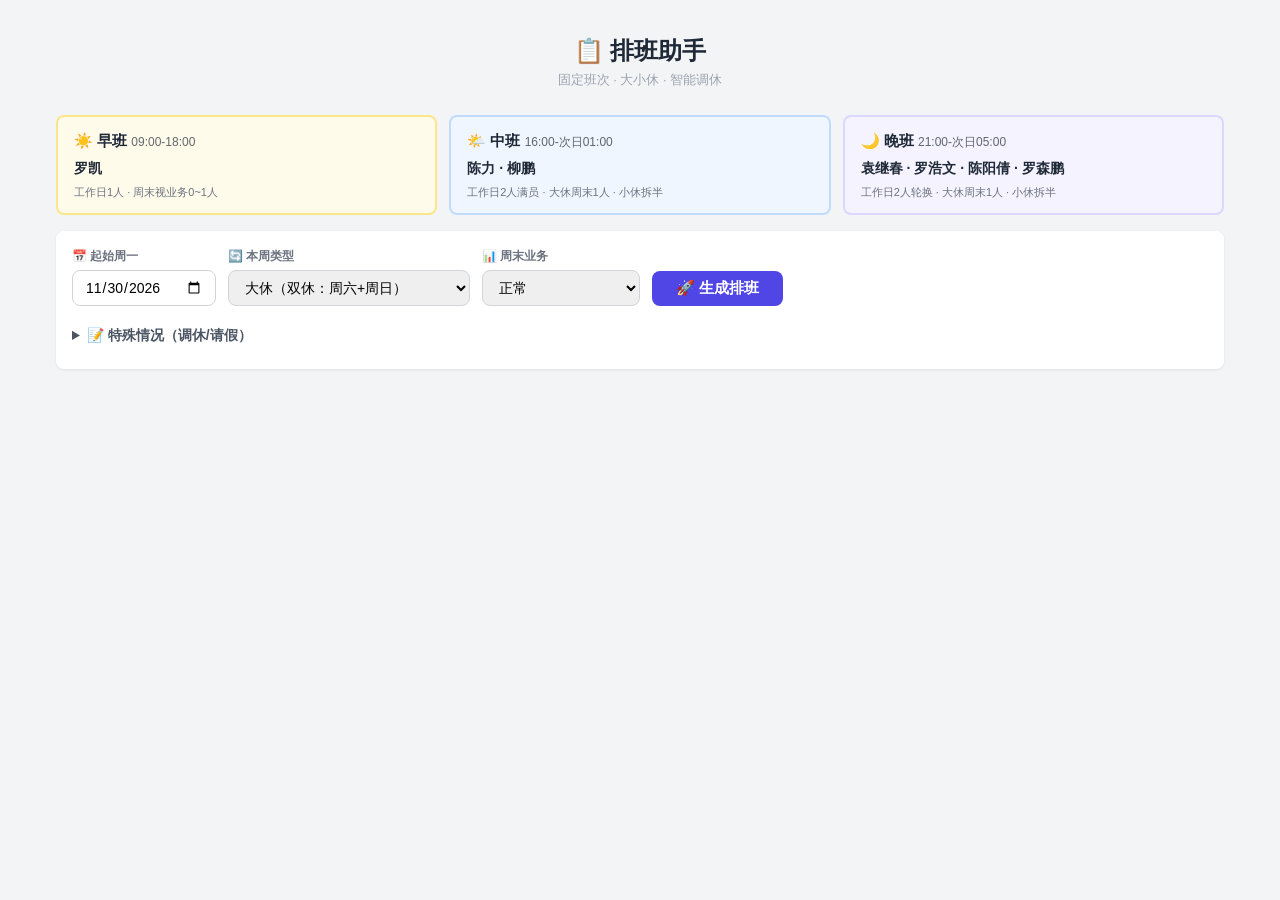
<file: index.html>
<!DOCTYPE html>
<html lang="zh-CN">
<head>
    <meta charset="UTF-8">
    <meta name="viewport" content="width=device-width, initial-scale=1.0">
    <title>排班助手</title>
    <link rel="stylesheet" href="style.css">
</head>
<body>
    <div class="app">
        <header class="header">
            <h1>📋 排班助手</h1>
            <p class="subtitle">固定班次 · 大小休 · 智能调休</p>
        </header>

        <!-- 员工花名册 -->
        <div class="roster">
            <div class="roster-shift morning">
                <div class="roster-title">☀️ 早班 <span>09:00-18:00</span></div>
                <div class="roster-people">罗凯</div>
                <div class="roster-rule">工作日1人 · 周末视业务0~1人</div>
            </div>
            <div class="roster-shift middle">
                <div class="roster-title">🌤️ 中班 <span>16:00-次日01:00</span></div>
                <div class="roster-people">陈力 · 柳鹏</div>
                <div class="roster-rule">工作日2人满员 · 大休周末1人 · 小休拆半</div>
            </div>
            <div class="roster-shift night">
                <div class="roster-title">🌙 晚班 <span>21:00-次日05:00</span></div>
                <div class="roster-people">袁继春 · 罗浩文 · 陈阳倩 · 罗森鹏</div>
                <div class="roster-rule">工作日2人轮换 · 大休周末1人 · 小休拆半</div>
            </div>
        </div>

        <!-- 控制面板 -->
        <div class="controls">
            <div class="ctrl-row">
                <div class="ctrl-item">
                    <label>📅 起始周一</label>
                    <input type="date" id="weekStart">
                </div>
                <div class="ctrl-item">
                    <label>🔄 本周类型</label>
                    <select id="weekType">
                        <option value="big">大休（双休：周六+周日）</option>
                        <option value="small">小休（单休：同班次拆半轮休）</option>
                    </select>
                </div>
                <div class="ctrl-item">
                    <label>📊 周末业务</label>
                    <select id="bizLevel">
                        <option value="normal">正常</option>
                        <option value="light">宽松（白班可空）</option>
                        <option value="busy">繁忙（尽量满员）</option>
                    </select>
                </div>
                <button id="generateBtn" class="btn-gen">🚀 生成排班</button>
            </div>

            <!-- 特殊情况 -->
            <details class="special-section">
                <summary>📝 特殊情况（调休/请假）</summary>
                <div id="specialArea"></div>
            </details>
        </div>

        <!-- 排班结果 -->
        <div id="resultArea" style="display:none">
            <!-- 预警 -->
            <div id="warnings" class="warnings" style="display:none"></div>

            <!-- 排班表 -->
            <div class="result-header">
                <h2 id="resultTitle">排班表</h2>
                <div class="view-btns">
                    <button class="vbtn active" data-view="person">👤 人员视图</button>
                    <button class="vbtn" data-view="shift">🕐 班次视图</button>
                </div>
            </div>
            <div class="edit-tip">💡 点击表格中的「班次标签」或「休」可以切换状态，修改后下方分析自动更新</div>
            <div id="tableArea"></div>

            <!-- 休息分析 -->
            <div class="analysis">
                <h2>📊 休息分析</h2>
                <div id="restSummary" class="rest-summary"></div>
                <div id="suggestions" class="suggestions"></div>
                <div id="detailTable"></div>
            </div>

            <!-- 导出 -->
            <div class="export-bar">
                <button id="exportBtn" class="btn-export">📥 导出CSV</button>
                <button id="copyBtn" class="btn-export">📋 复制文本</button>
            </div>
        </div>
    </div>
    <script src="scheduler.js"></script>
    <script src="app.js"></script>
</body>
</html>
</file>
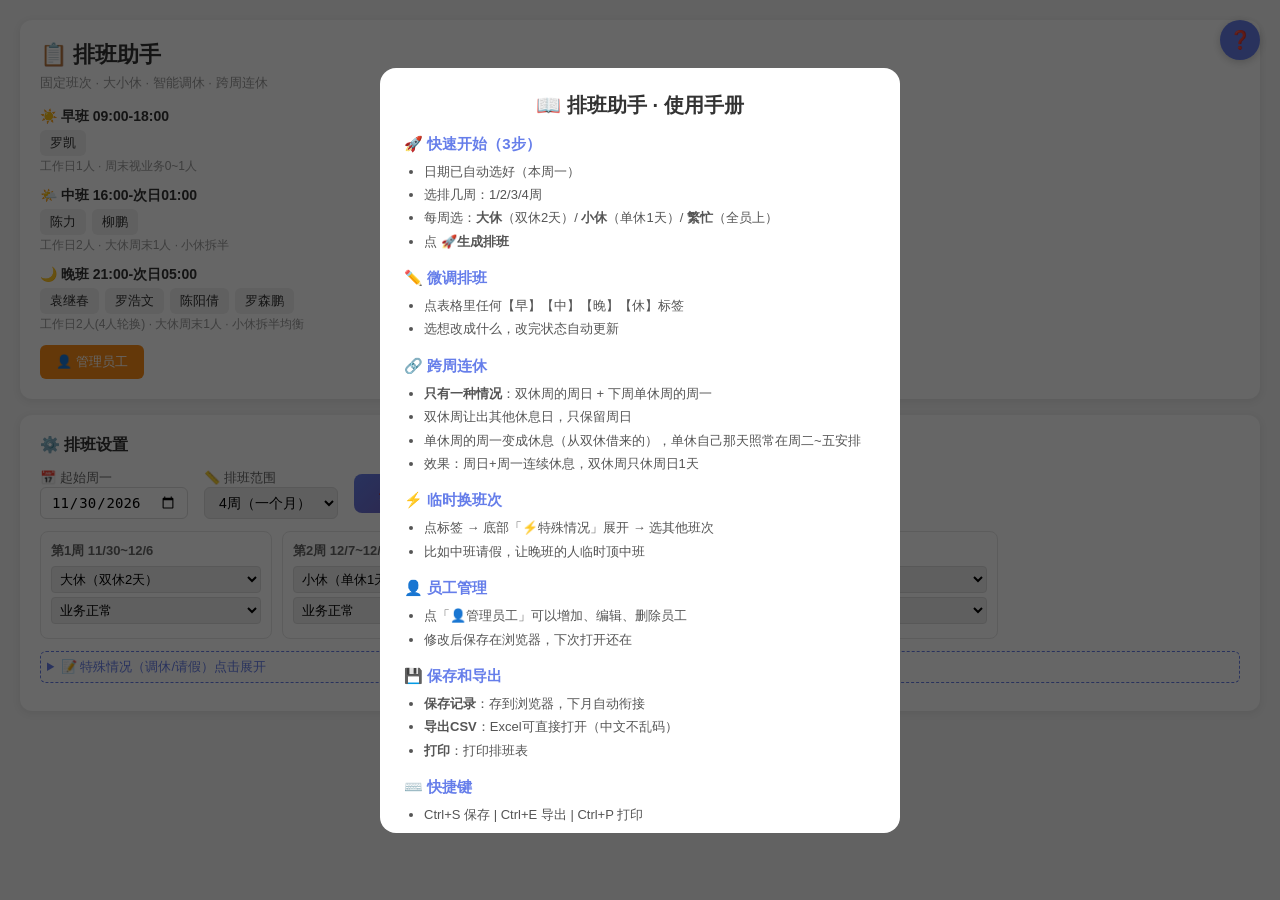
<file: local.html>
<!DOCTYPE html>
<html lang="zh-CN">
<head>
<meta charset="UTF-8">
<meta name="viewport" content="width=device-width,initial-scale=1.0">
<title>排班助手</title>
<style>
*{margin:0;padding:0;box-sizing:border-box}
body{font-family:-apple-system,BlinkMacSystemFont,'Segoe UI',sans-serif;background:#f5f5f5;color:#333;padding:20px}
.card{background:#fff;border-radius:12px;padding:20px;margin-bottom:16px;box-shadow:0 2px 8px rgba(0,0,0,.08)}
h1{font-size:22px;margin-bottom:4px}
.sub{color:#999;font-size:13px;margin-bottom:16px}
.shift-group{margin-bottom:12px}
.shift-title{font-weight:bold;font-size:14px;margin-bottom:4px}
.emp-tags{display:flex;gap:6px;flex-wrap:wrap;margin-bottom:2px}
.emp-tag{background:#f0f0f0;border-radius:6px;padding:4px 10px;font-size:13px}
.shift-info{color:#999;font-size:12px}
.setting-row{display:flex;gap:16px;align-items:center;flex-wrap:wrap;margin-bottom:12px}
.setting-row label{font-size:13px;color:#666}
.setting-row input,.setting-row select{padding:6px 10px;border:1px solid #ddd;border-radius:6px;font-size:14px}
.btn{padding:10px 24px;border:none;border-radius:8px;font-size:15px;cursor:pointer;font-weight:bold}
.btn-primary{background:linear-gradient(135deg,#667eea,#764ba2);color:#fff}
.btn-primary:hover{opacity:.9}
.btn-success{background:#52c41a;color:#fff;font-size:13px;padding:8px 16px}
.btn-export{background:#1890ff;color:#fff;font-size:13px;padding:8px 16px}
.btn-print{background:#722ed1;color:#fff;font-size:13px;padding:8px 16px}
.btn-manage{background:#fa8c16;color:#fff;font-size:13px;padding:8px 16px;border:none;border-radius:6px;cursor:pointer}
.btn-help{position:fixed;right:20px;top:20px;background:#667eea;color:#fff;border:none;border-radius:50%;width:40px;height:40px;font-size:18px;cursor:pointer;box-shadow:0 2px 8px rgba(0,0,0,.2);z-index:100}
.week-configs{display:grid;grid-template-columns:repeat(auto-fill,minmax(200px,1fr));gap:10px;margin:12px 0}
.week-cfg{border:1px solid #e8e8e8;border-radius:8px;padding:10px}
.week-cfg h4{font-size:13px;color:#666;margin-bottom:6px}
.week-cfg select{width:100%;padding:4px;border:1px solid #ddd;border-radius:4px;margin-bottom:4px;font-size:13px}
details{margin:8px 0}
details summary{cursor:pointer;color:#667eea;font-size:13px;padding:6px;border:1px dashed #667eea;border-radius:6px}
.special-grid{display:grid;grid-template-columns:repeat(auto-fill,minmax(280px,1fr));gap:8px;margin-top:8px}
.sp-card{border:1px solid #eee;border-radius:6px;padding:8px}
.sp-card .name{font-weight:bold;font-size:13px;margin-bottom:4px}
.sp-card label{font-size:12px;margin-right:8px}
.week-label{font-size:14px;font-weight:bold;margin:16px 0 8px;padding:6px 12px;background:#f9f9f9;border-radius:6px}
.sched-table{width:100%;border-collapse:collapse;font-size:13px}
.sched-table th{padding:8px 4px;text-align:center;font-weight:normal;color:#999;font-size:12px;border-bottom:2px solid #f0f0f0}
.sched-table th.we{color:#f5222d}
.sched-table td{padding:6px 4px;text-align:center;border-bottom:1px solid #f8f8f8}
.sched-table td.name-cell{text-align:left;font-weight:bold;padding-left:8px;min-width:70px}
.sched-table tr.shift-header td{background:#fafafa;font-size:12px;color:#999;text-align:left;padding-left:8px}
.sched-table tr.stat-row td{font-size:12px;color:#666;border-top:2px solid #f0f0f0}
.sched-table tr.stat-row td.short{color:#f5222d;font-weight:bold}
.tag{display:inline-block;padding:4px 10px;border-radius:6px;font-size:12px;cursor:pointer;min-width:32px;text-align:center;transition:all .15s;user-select:none}
.tag:hover{transform:scale(1.1);box-shadow:0 2px 6px rgba(0,0,0,.15)}
.tag.d{background:#fff7e6;color:#d48806;border:1px solid #ffe58f}
.tag.m{background:#e6f7ff;color:#1890ff;border:1px solid #91d5ff}
.tag.n{background:#f3e8ff;color:#7c4dff;border:1px solid #d3adf7}
.tag.r{background:#f6ffed;color:#52c41a;border:1px solid #b7eb8f}
.tag.temp{border:2px dashed #fa8c16!important;position:relative}
.tag.temp::after{content:'⚡';position:absolute;top:-6px;right:-6px;font-size:10px}
.tag.cross-r{background:#f0f5ff;color:#2f54eb;border:1px solid #adc6ff;font-weight:bold}
.status{font-size:12px;white-space:nowrap}
.s-tag{display:inline-block;padding:2px 8px;border-radius:10px;font-size:11px}
.s-tag.double{background:#f6ffed;color:#389e0d}
.s-tag.single{background:#fffbe6;color:#d48806}
.s-tag.linked{background:#e6f7ff;color:#1890ff}
.s-tag.cross{background:#f0f5ff;color:#2f54eb}
.s-tag.none{background:#fff1f0;color:#cf1322}
.s-tag.split{background:#fff7e6;color:#d46b08}
.summary-table{width:100%;border-collapse:collapse;font-size:13px;margin-top:8px}
.summary-table th,.summary-table td{padding:8px;text-align:center;border:1px solid #f0f0f0}
.summary-table th{background:#fafafa;font-size:12px;color:#666}
.summary-table td.ok{background:#f6ffed;color:#389e0d}
.summary-table td.warn{background:#fff1f0;color:#cf1322}
.adj-list{font-size:12px;color:#666;margin-top:8px}
.adj-item{padding:4px 8px;border-left:3px solid #667eea;margin-bottom:4px;background:#f9f9ff;border-radius:0 4px 4px 0}
.link-panel{background:#f6ffed;border:1px solid #b7eb8f;border-radius:8px;padding:12px;margin-bottom:12px}
.link-panel h3{font-size:14px;color:#389e0d;margin-bottom:8px}
.link-panel .info{font-size:13px;color:#555;margin-bottom:4px}
.link-panel .btns{display:flex;gap:8px;margin-top:8px}
.link-panel .btns button{padding:6px 14px;border:none;border-radius:6px;cursor:pointer;font-size:13px}
.link-panel .btns .apply{background:#52c41a;color:#fff}
.link-panel .btns .ignore{background:#d9d9d9;color:#333}
.link-panel .btns .clear{background:#ff4d4f;color:#fff}
.modal-overlay{display:none;position:fixed;top:0;left:0;width:100%;height:100%;background:rgba(0,0,0,.5);z-index:200;justify-content:center;align-items:center}
.modal-overlay.show{display:flex}
.modal{background:#fff;border-radius:12px;padding:20px;max-width:420px;width:90%;max-height:80vh;overflow-y:auto}
.modal h3{margin-bottom:4px;font-size:16px}
.modal .modal-sub{color:#999;font-size:12px;margin-bottom:12px}
.opt-item{padding:10px 12px;border:1px solid #eee;border-radius:8px;margin-bottom:6px;cursor:pointer;font-size:14px;transition:all .15s}
.opt-item:hover{background:#f0f5ff;border-color:#667eea}
.opt-item.current{background:#f6ffed;border-color:#52c41a}
.opt-item.cross-opt{background:#f0f5ff;border-color:#adc6ff;color:#2f54eb}
.opt-item.cross-opt:hover{background:#d6e4ff}
.special-toggle{color:#fa8c16;font-size:12px;cursor:pointer;padding:8px;text-align:center;border:1px dashed #fa8c16;border-radius:6px;margin-top:4px}
.special-opts{display:none;margin-top:6px}
.special-opts.show{display:block}
.special-opts .opt-item{border-color:#ffe58f;font-size:13px}
.opt-cancel{padding:10px;text-align:center;color:#999;cursor:pointer;font-size:13px;margin-top:4px}
.help-overlay{display:none;position:fixed;top:0;left:0;width:100%;height:100%;background:rgba(0,0,0,.6);z-index:300;justify-content:center;align-items:center}
.help-overlay.show{display:flex}
.help-box{background:#fff;border-radius:16px;padding:24px;max-width:520px;width:92%;max-height:85vh;overflow-y:auto}
.help-box h2{font-size:20px;margin-bottom:16px;text-align:center}
.help-section{margin-bottom:16px}
.help-section h3{font-size:15px;margin-bottom:6px;color:#667eea}
.help-section p,.help-section li{font-size:13px;color:#555;line-height:1.8}
.help-section ul{padding-left:20px}
.help-close{display:block;margin:12px auto 0;padding:10px 32px;background:#667eea;color:#fff;border:none;border-radius:8px;font-size:15px;cursor:pointer}
.manage-list{margin:12px 0}
.manage-item{display:flex;align-items:center;justify-content:space-between;padding:8px;border:1px solid #eee;border-radius:6px;margin-bottom:6px}
.manage-item .mi-name{font-weight:bold;font-size:14px}
.manage-item .mi-shift{font-size:12px;color:#999}
.manage-item .mi-btns{display:flex;gap:4px}
.manage-item .mi-btns button{padding:4px 8px;border:1px solid #ddd;border-radius:4px;cursor:pointer;font-size:12px;background:#fff}
.manage-item .mi-btns button:hover{background:#f0f0f0}
.manage-item .mi-btns .del:hover{background:#fff1f0;color:#f5222d;border-color:#ffa39e}
.manage-add{border:1px dashed #d9d9d9;border-radius:6px;padding:10px;margin-top:8px}
.manage-add input,.manage-add select{padding:4px 8px;border:1px solid #ddd;border-radius:4px;font-size:13px;margin-right:6px}
.manage-add button{padding:4px 12px;background:#52c41a;color:#fff;border:none;border-radius:4px;cursor:pointer;font-size:13px}
.manage-reset{margin-top:10px;padding:6px 12px;background:#ff4d4f;color:#fff;border:none;border-radius:4px;cursor:pointer;font-size:12px}
@media print{.no-print{display:none!important}.card{box-shadow:none;border:1px solid #ddd}.sched-table{font-size:11px}}
@media(max-width:600px){.setting-row{flex-direction:column;align-items:stretch}.week-configs{grid-template-columns:1fr}}
</style>
</head>
<body>

<button class="btn-help" onclick="openHelp()" title="使用手册">❓</button>

<div class="card">
<h1>📋 排班助手</h1>
<div class="sub">固定班次 · 大小休 · 智能调休 · 跨周连休</div>
<div id="empDisplay"></div>
<button class="btn-manage no-print" onclick="openManage()">👤 管理员工</button>
</div>

<div class="card" id="linkPanel" style="display:none"></div>

<div class="card no-print">
<h2 style="font-size:16px;margin-bottom:12px">⚙️ 排班设置</h2>
<div class="setting-row">
<div><label>📅 起始周一</label><br><input type="date" id="startDate"></div>
<div><label>📏 排班范围</label><br>
<select id="weekCount" onchange="updateWeekConfigs()">
<option value="1">1周</option><option value="2">2周</option><option value="3">3周</option><option value="4" selected>4周（一个月）</option>
</select></div>
<div><button class="btn btn-primary" onclick="generate()">🚀 生成排班</button></div>
</div>
<div id="weekConfigs" class="week-configs"></div>
<details>
<summary>📝 特殊情况（调休/请假）点击展开</summary>
<div class="special-grid" id="specialGrid"></div>
</details>
</div>

<div class="card" id="resultCard" style="display:none">
<h2 style="font-size:16px;margin-bottom:8px">📊 排班结果</h2>
<div class="no-print" style="display:flex;gap:8px;margin-bottom:12px;flex-wrap:wrap">
<button class="btn btn-export" onclick="exportCSV()">📥 导出CSV</button>
<button class="btn btn-success" onclick="saveRecord()">💾 保存记录</button>
<button class="btn btn-print" onclick="printSchedule()">🖨️ 打印</button>
</div>
<div id="scheduleOutput"></div>
</div>

<div class="card" id="summaryCard" style="display:none">
<h2 style="font-size:16px;margin-bottom:8px">📋 周期总览</h2>
<div id="summaryOutput"></div>
</div>

<div class="card" id="adjCard" style="display:none">
<h2 style="font-size:16px;margin-bottom:8px">📝 调整追踪</h2>
<div id="adjOutput" class="adj-list"></div>
</div>

<div class="modal-overlay" id="cellModal"><div class="modal" id="cellModalContent"></div></div>
<div class="modal-overlay" id="manageModal"><div class="modal" id="manageModalContent" style="max-width:480px"></div></div>

<div class="help-overlay" id="helpOverlay">
<div class="help-box">
<h2>📖 排班助手 · 使用手册</h2>
<div class="help-section"><h3>🚀 快速开始（3步）</h3>
<ul>
<li>日期已自动选好（本周一）</li>
<li>选排几周：1/2/3/4周</li>
<li>每周选：<b>大休</b>（双休2天）/ <b>小休</b>（单休1天）/ <b>繁忙</b>（全员上）</li>
<li>点 <b>🚀生成排班</b></li>
</ul></div>
<div class="help-section"><h3>✏️ 微调排班</h3>
<ul>
<li>点表格里任何【早】【中】【晚】【休】标签</li>
<li>选想改成什么，改完状态自动更新</li>
</ul></div>
<div class="help-section"><h3>🔗 跨周连休</h3>
<ul>
<li><b>只有一种情况</b>：双休周的周日 + 下周单休周的周一</li>
<li>双休周让出其他休息日，只保留周日</li>
<li>单休周的周一变成休息（从双休借来的），单休自己那天照常在周二~五安排</li>
<li>效果：周日+周一连续休息，双休周只休周日1天</li>
</ul></div>
<div class="help-section"><h3>⚡ 临时换班次</h3>
<ul>
<li>点标签 → 底部「⚡特殊情况」展开 → 选其他班次</li>
<li>比如中班请假，让晚班的人临时顶中班</li>
</ul></div>
<div class="help-section"><h3>👤 员工管理</h3>
<ul>
<li>点「👤管理员工」可以增加、编辑、删除员工</li>
<li>修改后保存在浏览器，下次打开还在</li>
</ul></div>
<div class="help-section"><h3>💾 保存和导出</h3>
<ul>
<li><b>保存记录</b>：存到浏览器，下月自动衔接</li>
<li><b>导出CSV</b>：Excel可直接打开（中文不乱码）</li>
<li><b>打印</b>：打印排班表</li>
</ul></div>
<div class="help-section"><h3>⌨️ 快捷键</h3>
<ul><li>Ctrl+S 保存 | Ctrl+E 导出 | Ctrl+P 打印</li></ul></div>
<button class="help-close" onclick="closeHelp()">✅ 我知道了</button>
</div>
</div>

<script>
const DEFAULT_EMP=[
{id:'luokai',name:'罗凯',shift:'day',icon:'☀️'},
{id:'chenli',name:'陈力',shift:'mid',icon:'🌤️'},
{id:'liupeng',name:'柳鹏',shift:'mid',icon:'🌤️'},
{id:'yuanjichun',name:'袁继春',shift:'night',icon:'🌙'},
{id:'luohaowen',name:'罗浩文',shift:'night',icon:'🌙'},
{id:'chenyangqian',name:'陈阳倩',shift:'night',icon:'🌙'},
{id:'luosenpeng',name:'罗森鹏',shift:'night',icon:'🌙'}
];
let EMP=JSON.parse(localStorage.getItem('empData'))||JSON.parse(JSON.stringify(DEFAULT_EMP));
const SHIFT_NAME={day:'早',mid:'中',night:'晚',rest:'休'};
const SHIFT_TIME={day:'09:00-18:00',mid:'16:00-次日01:00',night:'21:00-次日05:00'};
const SHIFT_CLASS={day:'d',mid:'m',night:'n',rest:'r'};
const SHIFT_ICON={day:'☀️',mid:'🌤️',night:'🌙'};
const DAY_NAMES=['周一','周二','周三','周四','周五','周六','周日'];

let allWeeks=[],adjustLog=[],crossLinks=[];

window.onload=function(){
  const t=new Date(),day=t.getDay(),diff=day===0?-6:1-day;
  const mon=new Date(t.getFullYear(),t.getMonth(),t.getDate()+diff);
  document.getElementById('startDate').value=fmtDate(mon);
  renderEmpDisplay();updateWeekConfigs();buildSpecialGrid();loadLinkState();
  if(!localStorage.getItem('shiftHelp')){setTimeout(()=>openHelp(),500)}
  document.addEventListener('keydown',function(e){
    if(e.ctrlKey&&e.key==='s'){e.preventDefault();saveRecord()}
    if(e.ctrlKey&&e.key==='e'){e.preventDefault();exportCSV()}
    if(e.ctrlKey&&e.key==='p'){e.preventDefault();printSchedule()}
  });
};

function openHelp(){document.getElementById('helpOverlay').classList.add('show')}
function closeHelp(){document.getElementById('helpOverlay').classList.remove('show');localStorage.setItem('shiftHelp','1')}
document.addEventListener('click',function(e){if(e.target.id==='helpOverlay')closeHelp()});
function printSchedule(){window.print()}

function renderEmpDisplay(){
  const groups={day:{label:'☀️ 早班 09:00-18:00',info:'工作日1人 · 周末视业务0~1人'},mid:{label:'🌤️ 中班 16:00-次日01:00',info:'工作日2人 · 大休周末1人 · 小休拆半'},night:{label:'🌙 晚班 21:00-次日05:00',info:'工作日2人(4人轮换) · 大休周末1人 · 小休拆半均衡'}};
  let html='';
  ['day','mid','night'].forEach(s=>{
    const emps=EMP.filter(e=>e.shift===s);
    html+='<div class="shift-group"><div class="shift-title">'+groups[s].label+'</div>';
    html+='<div class="emp-tags">'+emps.map(e=>'<span class="emp-tag">'+e.name+'</span>').join('')+'</div>';
    html+='<div class="shift-info">'+groups[s].info+'</div></div>';
  });
  document.getElementById('empDisplay').innerHTML=html;
}

function openManage(){
  let html='<h3>👤 员工管理</h3><div class="manage-list">';
  ['day','mid','night'].forEach(s=>{
    html+='<div style="font-size:12px;color:#999;margin:8px 0 4px">'+SHIFT_ICON[s]+' '+(s==='day'?'早班':s==='mid'?'中班':'晚班')+'</div>';
    EMP.filter(e=>e.shift===s).forEach(e=>{
      html+='<div class="manage-item"><div><span class="mi-name">'+e.name+'</span> <span class="mi-shift">'+SHIFT_TIME[s]+'</span></div>';
      html+='<div class="mi-btns"><button onclick="editEmp(\''+e.id+'\')">✏️</button><button class="del" onclick="deleteEmp(\''+e.id+'\')">🗑️</button></div></div>';
    });
  });
  html+='</div>';
  html+='<div class="manage-add"><b>➕ 添加员工</b><br><br>';
  html+='<input id="newEmpName" placeholder="姓名" style="width:100px">';
  html+='<select id="newEmpShift"><option value="day">☀️早班</option><option value="mid">🌤️中班</option><option value="night">🌙晚班</option></select>';
  html+='<button onclick="addEmp()">添加</button></div>';
  html+='<br><button class="manage-reset" onclick="resetEmp()">🔄 恢复默认员工</button>';
  html+='<div class="opt-cancel" onclick="closeManage()">关闭</div>';
  document.getElementById('manageModalContent').innerHTML=html;
  document.getElementById('manageModal').classList.add('show');
}
function closeManage(){document.getElementById('manageModal').classList.remove('show')}
document.addEventListener('click',function(e){if(e.target.id==='manageModal')closeManage()});

function addEmp(){
  const name=document.getElementById('newEmpName').value.trim();
  const shift=document.getElementById('newEmpShift').value;
  if(!name){alert('请输入姓名');return}
  EMP.push({id:'emp_'+Date.now(),name,shift,icon:SHIFT_ICON[shift]});
  saveEmpData();openManage();renderEmpDisplay();buildSpecialGrid();
}
function deleteEmp(id){if(!confirm('确定删除？'))return;EMP=EMP.filter(e=>e.id!==id);saveEmpData();openManage();renderEmpDisplay();buildSpecialGrid()}
function editEmp(id){
  const emp=EMP.find(e=>e.id===id);if(!emp)return;
  const nn=prompt('修改姓名：',emp.name);if(nn&&nn.trim())emp.name=nn.trim();
  const ns=prompt('修改班次（输入 day/mid/night）：',emp.shift);
  if(ns&&['day','mid','night'].includes(ns)){emp.shift=ns;emp.icon=SHIFT_ICON[ns]}
  saveEmpData();openManage();renderEmpDisplay();buildSpecialGrid();
}
function resetEmp(){if(!confirm('恢复为默认7人？'))return;EMP=JSON.parse(JSON.stringify(DEFAULT_EMP));saveEmpData();openManage();renderEmpDisplay();buildSpecialGrid()}
function saveEmpData(){localStorage.setItem('empData',JSON.stringify(EMP))}

function updateWeekConfigs(){
  const n=parseInt(document.getElementById('weekCount').value);
  const startStr=document.getElementById('startDate').value;
  let html='';
  for(let i=0;i<n;i++){
    const ws=getWeekStart(startStr,i),we=getWeekEnd(ws);
    const dt=(i%2===0)?'big':'small';
    html+='<div class="week-cfg"><h4>第'+(i+1)+'周 '+fmtShort(ws)+'~'+fmtShort(we)+'</h4>';
    html+='<select id="wtype_'+i+'"><option value="big"'+(dt==='big'?' selected':'')+'>大休（双休2天）</option>';
    html+='<option value="small"'+(dt==='small'?' selected':'')+'>小休（单休1天）</option>';
    html+='<option value="busy">繁忙（全员上）</option></select>';
    html+='<select id="wbiz_'+i+'"><option value="normal">业务正常</option><option value="light">业务宽松</option></select></div>';
  }
  document.getElementById('weekConfigs').innerHTML=html;
}
function getWeekStart(s,i){const d=new Date(s);d.setDate(d.getDate()+i*7);return d}
function getWeekEnd(ws){const d=new Date(ws);d.setDate(d.getDate()+6);return d}
function fmtShort(d){return(d.getMonth()+1)+'/'+d.getDate()}
function fmtDate(d){return d.getFullYear()+'-'+String(d.getMonth()+1).padStart(2,'0')+'-'+String(d.getDate()).padStart(2,'0')}

function buildSpecialGrid(){
  let html='';
  EMP.forEach(e=>{
    html+='<div class="sp-card"><div class="name">'+e.icon+' '+e.name+'</div>';
    html+='<label><input type="checkbox" id="leave_'+e.id+'"> 请假</label>';
    html+='<input type="date" id="leaveFrom_'+e.id+'" style="font-size:12px;width:110px"> ~ ';
    html+='<input type="date" id="leaveTo_'+e.id+'" style="font-size:12px;width:110px">';
    html+='<br><label><input type="checkbox" id="comp_'+e.id+'"> 调休假</label>';
    html+='<input type="number" id="compDays_'+e.id+'" value="0" min="0" max="5" style="width:50px;font-size:12px"> 天</div>';
  });
  document.getElementById('specialGrid').innerHTML=html;
}

function generate(){
  const startStr=document.getElementById('startDate').value;
  if(!startStr){alert('请选择起始日期');return}
  let sd=new Date(startStr);
  const dow=sd.getDay();
  if(dow!==1){sd.setDate(sd.getDate()-(dow===0?6:dow-1));document.getElementById('startDate').value=fmtDate(sd)}
  const weekCount=parseInt(document.getElementById('weekCount').value);
  allWeeks=[];adjustLog=[];crossLinks=[];
  const leaves={},comps={};
  EMP.forEach(e=>{
    const leaveEl=document.getElementById('leave_'+e.id);
    if(leaveEl&&leaveEl.checked){leaves[e.id]={from:document.getElementById('leaveFrom_'+e.id).value,to:document.getElementById('leaveTo_'+e.id).value}}
    const compEl=document.getElementById('comp_'+e.id);
    if(compEl&&compEl.checked){comps[e.id]=parseInt(document.getElementById('compDays_'+e.id).value)||0}
  });
  let inheritDebt={};
  const linkData=JSON.parse(localStorage.getItem('shiftLinkState')||'null');
  if(linkData&&linkData.applied){inheritDebt=linkData.debt||{}}
  let midRotate=parseInt(localStorage.getItem('midRotate')||'0');
  let nightRotate=parseInt(localStorage.getItem('nightRotate')||'0');

  for(let w=0;w<weekCount;w++){
    const wtype=document.getElementById('wtype_'+w).value;
    const wbiz=document.getElementById('wbiz_'+w).value;
    const weekStart=getWeekStart(fmtDate(sd),w);
    const week={type:wtype,biz:wbiz,days:[]};
    for(let d=0;d<7;d++){
      const date=new Date(weekStart);date.setDate(date.getDate()+d);
      const dayData={date,dateStr:fmtDate(date),dow:d,emps:{}};
      EMP.forEach(e=>{dayData.emps[e.id]={status:e.shift,isTemp:false,orig:e.shift}});
      week.days.push(dayData);
    }
    EMP.forEach(e=>{
      if(leaves[e.id]){
        const from=leaves[e.id].from,to=leaves[e.id].to;
        week.days.forEach(day=>{
          if(from&&to&&day.dateStr>=from&&day.dateStr<=to)day.emps[e.id].status='rest';
          else if(from&&!to&&day.dateStr===from)day.emps[e.id].status='rest';
        });
      }
    });
    if(wtype==='big'){assignBigRest(week,midRotate,nightRotate,wbiz,leaves);midRotate++;nightRotate++}
    else if(wtype==='small'){assignSmallRest(week,midRotate,nightRotate,leaves)}
    allWeeks.push(week);
  }
  applyCrossWeekRest();
  applyBusyCompensation(inheritDebt,comps);
  localStorage.setItem('midRotate',String(midRotate));
  localStorage.setItem('nightRotate',String(nightRotate));
  renderAll();
}

function assignBigRest(week,midR,nightR,biz,leaves){
  const dayE=EMP.filter(e=>e.shift==='day'&&!isLeaveAll(e.id,week,leaves));
  const midE=EMP.filter(e=>e.shift==='mid'&&!isLeaveAll(e.id,week,leaves));
  const nightE=EMP.filter(e=>e.shift==='night'&&!isLeaveAll(e.id,week,leaves));
  dayE.forEach(e=>{if(biz==='light'){setRest(week,e.id,[5,6])}else{setRest(week,e.id,[3,4])}});
  if(midE.length===2){const a=midR%2,b=1-a;setRest(week,midE[a].id,[4,5]);setRest(week,midE[b].id,[1,2])}
  else if(midE.length===1){setRest(week,midE[0].id,[4,5])}
  if(nightE.length>=4){
    const slots=[[4,5],[5,6],[0,1],[2,3]];
    for(let i=0;i<nightE.length&&i<4;i++){setRest(week,nightE[i].id,slots[(nightR+i)%4])}
  }else if(nightE.length===3){
    const slots=[[4,5],[0,1],[2,3]];
    for(let i=0;i<3;i++){setRest(week,nightE[i].id,slots[(nightR+i)%3])}
  }else if(nightE.length===2){setRest(week,nightE[0].id,[4,5]);setRest(week,nightE[1].id,[1,2])}
}

function assignSmallRest(week,midR,nightR,leaves){
  const dayE=EMP.filter(e=>e.shift==='day'&&!isLeaveAll(e.id,week,leaves));
  const midE=EMP.filter(e=>e.shift==='mid'&&!isLeaveAll(e.id,week,leaves));
  const nightE=EMP.filter(e=>e.shift==='night'&&!isLeaveAll(e.id,week,leaves));
  dayE.forEach(e=>{week.days[6].emps[e.id].status='rest'});
  if(midE.length===2){const a=midR%2,b=1-a;week.days[5].emps[midE[a].id].status='rest';week.days[6].emps[midE[b].id].status='rest'}
  else if(midE.length===1){week.days[6].emps[midE[0].id].status='rest'}
  if(nightE.length>=4){
    const order=[];for(let i=0;i<nightE.length;i++){order.push((nightR+i)%nightE.length)}
    const sorted=nightE.map((_,i)=>i).sort((a,b)=>order[a]-order[b]);
    for(let i=0;i<2;i++){week.days[5].emps[nightE[sorted[i]].id].status='rest'}
    for(let i=2;i<4;i++){week.days[6].emps[nightE[sorted[i]].id].status='rest'}
  }else if(nightE.length>=2){week.days[5].emps[nightE[0].id].status='rest';week.days[6].emps[nightE[1].id].status='rest'}
}

function setRest(week,eid,days){days.forEach(d=>{week.days[d].emps[eid].status='rest'})}

// 跨周连休核心逻辑：只允许双休周日+单休周一
// 规则：如果某员工跨周连休，双休周只允许周日休息，其他所有休息日全部取消
function applyCrossWeekRest(){
  crossLinks=[];
  for(let w=0;w<allWeeks.length-1;w++){
    // 只处理：本周大休 + 下周小休
    if(allWeeks[w].type!=='big'||allWeeks[w+1].type!=='small') continue;
    const thisWeek=allWeeks[w],nextWeek=allWeeks[w+1];
    EMP.forEach(emp=>{
      // 统计该员工在大休周有几天休息
      const restDays=[];
      thisWeek.days.forEach((d,i)=>{if(d.emps[emp.id].status==='rest') restDays.push(i)});
      // 必须有2天休息才值得跨周（让出1天）
      if(restDays.length<2) return;
      // 检查下周一是否有足够人手（该员工休息后同班次还够不够人）
      const monDay=nextWeek.days[0];
      if(monDay.emps[emp.id].status==='rest') return;
      const onDuty=EMP.filter(e=>e.shift===emp.shift&&monDay.emps[e.id].status!=='rest'&&e.id!==emp.id).length;
      const need=emp.shift==='day'?1:2;
      if(onDuty<need) return;
      // ★ 核心：取消双休周所有非周日的休息日（全部改回上班）
      for(let d=0;d<6;d++){
        if(thisWeek.days[d].emps[emp.id].status==='rest'){
          thisWeek.days[d].emps[emp.id].status=emp.shift;
        }
      }
      // 只保留周日休息
      thisWeek.days[6].emps[emp.id].status='rest';
      // 下周一设为休息（从双休借来的）
      nextWeek.days[0].emps[emp.id].status='rest';
      // 单休周自己的那天休息不受影响（在周二~五由assignSmallRest安排）
      crossLinks.push({wIdx1:w,dIdx1:6,wIdx2:w+1,dIdx2:0,empId:emp.id});
    });
  }
}

function applyBusyCompensation(inheritDebt,comps){
  const debt={};
  EMP.forEach(e=>{debt[e.id]=(inheritDebt[e.id]||0)+(comps[e.id]||0)});
  allWeeks.forEach(week=>{
    if(week.type==='busy'){EMP.forEach(e=>{const r=week.days.filter(d=>d.emps[e.id].status==='rest').length;debt[e.id]+=(2-r)})}
  });
  allWeeks.forEach((week,wIdx)=>{
    if(week.type==='busy')return;
    EMP.forEach(e=>{
      if(debt[e.id]<=0)return;
      for(let d=0;d<5&&debt[e.id]>0;d++){
        if(week.days[d].emps[e.id].status==='rest')continue;
        const on=EMP.filter(emp=>emp.shift===e.shift&&week.days[d].emps[emp.id].status!=='rest'&&emp.id!==e.id).length;
        if(on>=(e.shift==='day'?1:2)){week.days[d].emps[e.id].status='rest';debt[e.id]--;adjustLog.push({wIdx,dIdx:d,empId:e.id,from:e.shift,to:'rest',type:'comp'})}
      }
    });
  });
}

function isLeaveAll(eid,week,leaves){
  if(!leaves[eid])return false;
  const f=leaves[eid].from,t=leaves[eid].to;
  return week.days.every(d=>f&&t&&d.dateStr>=f&&d.dateStr<=t);
}

function renderAll(){
  document.getElementById('resultCard').style.display='block';
  document.getElementById('summaryCard').style.display='block';
  document.getElementById('adjCard').style.display='block';
  renderSchedule();renderSummary();renderAdjLog();
}

function renderSchedule(){
  let html='';
  allWeeks.forEach((week,wIdx)=>{
    const ws=week.days[0],we=week.days[6];
    const tl=week.type==='big'?'大休（双休）':week.type==='small'?'小休（单休）':'繁忙';
    html+='<div class="week-label">第'+(wIdx+1)+'周：'+fmtShort(ws.date)+' - '+fmtShort(we.date)+' · '+tl+'</div>';
    html+='<div style="overflow-x:auto"><table class="sched-table"><thead><tr><th style="text-align:left;min-width:70px">姓名</th>';
    for(let d=0;d<7;d++){html+='<th class="'+(d>=5?'we':'')+'">'+DAY_NAMES[d]+'<br><span style="font-size:11px">'+fmtShort(week.days[d].date)+'</span></th>'}
    html+='<th>本周状态</th></tr></thead><tbody>';
    [{shift:'day',label:'☀️ 早班 09:00-18:00'},{shift:'mid',label:'🌤️ 中班 16:00-次日01:00'},{shift:'night',label:'🌙 晚班 21:00-次日05:00'}].forEach(g=>{
      html+='<tr class="shift-header"><td colspan="9">'+g.label+'</td></tr>';
      EMP.filter(e=>e.shift===g.shift).forEach(emp=>{
        html+='<tr><td class="name-cell">'+emp.name+'</td>';
        for(let d=0;d<7;d++){
          const st=week.days[d].emps[emp.id];if(!st){html+='<td>-</td>';continue}
          const s=st.status;let cls=SHIFT_CLASS[s]||'r',lbl=SHIFT_NAME[s]||'休',extra='';
          if(s!=='rest'&&s!==emp.shift){cls+=' temp';extra='⚡'}
          const isCE=crossLinks.some(c=>c.wIdx1===wIdx&&c.dIdx1===d&&c.empId===emp.id);
          const isCS=crossLinks.some(c=>c.wIdx2===wIdx&&c.dIdx2===d&&c.empId===emp.id);
          if(isCE){cls='cross-r';lbl='休→'}
          if(isCS){cls='cross-r';lbl='←休'}
          html+='<td><span class="tag '+cls+'" onclick="openCellModal('+wIdx+','+d+',\''+emp.id+'\')" title="点击修改">'+extra+lbl+'</span></td>';
        }
        html+='<td>'+getWeekStatus(week,emp,wIdx)+'</td></tr>';
      });
    });
    html+='<tr class="stat-row"><td style="text-align:right;color:#999">在岗总人数</td>';
    for(let d=0;d<7;d++){html+='<td>'+EMP.filter(e=>week.days[d].emps[e.id]&&week.days[d].emps[e.id].status!=='rest').length+'人</td>'}
    html+='<td></td></tr>';
    ['day','mid','night'].forEach(shift=>{
      const name=shift==='day'?'早班':shift==='mid'?'中班':'晚班',need=shift==='day'?1:2;
      html+='<tr class="stat-row"><td style="text-align:right;color:#999">'+name+'</td>';
      for(let d=0;d<7;d++){
        const actual=EMP.filter(e=>week.days[d].emps[e.id]&&week.days[d].emps[e.id].status===shift).length;
        const isShort=actual<(d>=5&&week.type!=='busy'?Math.ceil(need/2):need);
        html+='<td class="'+(isShort?'short':'')+'">'+actual+'/'+need+'人</td>';
      }
      html+='<td></td></tr>';
    });
    html+='</tbody></table></div>';
  });
  document.getElementById('scheduleOutput').innerHTML=html;
}

function getWeekStatus(week,emp,wIdx){
  const rd=[];week.days.forEach((d,i)=>{if(d.emps[emp.id]&&d.emps[emp.id].status==='rest')rd.push(i)});
  const hasCO=crossLinks.some(c=>c.wIdx1===wIdx&&c.empId===emp.id);
  const hasCI=crossLinks.some(c=>c.wIdx2===wIdx&&c.empId===emp.id);
  if(hasCO)return '<span class="s-tag cross">🔗跨周连休→</span><br><small>周日→下周一</small>';
  if(hasCI){
    const otherRest=rd.filter(d=>d!==0);
    return '<span class="s-tag cross">←🔗跨周</span><br><small>上周日+周一'+(otherRest.length?'+'+otherRest.map(d=>DAY_NAMES[d]).join('+'):'')+'</small>';
  }
  if(rd.length===0)return '<span class="s-tag none">⛔ 无休</span>';
  if(rd.length===1)return '<span class="s-tag single">🟡 单休</span><br><small>'+DAY_NAMES[rd[0]]+'</small>';
  const cons=rd.length===2&&Math.abs(rd[0]-rd[1])===1;
  if(rd[0]===5&&rd[1]===6)return '<span class="s-tag double">🟢 双休</span><br><small>周六+周日</small>';
  if(cons)return '<span class="s-tag linked">🔵 连休</span><br><small>'+rd.map(d=>DAY_NAMES[d]).join('+')+'</small>';
  if(rd.length===2)return '<span class="s-tag split">🟠 拆休</span><br><small>'+rd.map(d=>DAY_NAMES[d]).join('+')+'</small>';
  return '<span class="s-tag double">🟢 '+rd.length+'天休</span><br><small>'+rd.map(d=>DAY_NAMES[d]).join('+')+'</small>';
}

function openCellModal(wIdx,dIdx,empId){
  const week=allWeeks[wIdx],day=week.days[dIdx],emp=EMP.find(e=>e.id===empId);
  if(!emp||!day.emps[empId])return;
  const cur=day.emps[empId].status;
  let html='<h3>'+emp.name+' · 第'+(wIdx+1)+'周'+DAY_NAMES[dIdx]+' ('+fmtShort(day.date)+')</h3>';
  html+='<div class="modal-sub">默认：'+emp.icon+SHIFT_NAME[emp.shift]+' | 当前：'+(cur==='rest'?'😴休息':SHIFT_NAME[cur])+'</div>';
  html+='<div class="opt-item'+(cur==='rest'?' current':'')+'" onclick="setCell('+wIdx+','+dIdx+',\''+empId+'\',\'rest\')">😴 休息</div>';
  // 跨周连休：只允许双休周日+下周单休周一
  if(dIdx===6&&wIdx<allWeeks.length-1&&allWeeks[wIdx].type==='big'&&allWeeks[wIdx+1].type==='small'){
    html+='<div class="opt-item cross-opt" onclick="setCrossLink('+wIdx+','+dIdx+',\''+empId+'\')">🔗 周日+下周一跨周连休（本周只休周日）</div>';
  }
  html+='<div class="opt-item'+(cur===emp.shift?' current':'')+'" onclick="setCell('+wIdx+','+dIdx+',\''+empId+'\',\''+emp.shift+'\')">'+emp.icon+' '+SHIFT_NAME[emp.shift]+' '+SHIFT_TIME[emp.shift]+' ← 默认</div>';
  const others=['day','mid','night'].filter(s=>s!==emp.shift);
  html+='<div class="special-toggle" onclick="this.nextElementSibling.classList.toggle(\'show\')">⚡ 特殊情况：临时换其他班次 ▼</div>';
  html+='<div class="special-opts">';
  others.forEach(s=>{
    html+='<div class="opt-item'+(cur===s?' current':'')+'" onclick="setCell('+wIdx+','+dIdx+',\''+empId+'\',\''+s+'\')">'+SHIFT_ICON[s]+' 临时'+SHIFT_NAME[s]+'班 '+SHIFT_TIME[s]+'</div>';
  });
  html+='<div style="font-size:11px;color:#fa8c16;margin-top:4px">⚠️ 临时换班注意生物钟</div></div>';
  html+='<div class="opt-cancel" onclick="closeModal()">取消</div>';
  document.getElementById('cellModalContent').innerHTML=html;
  document.getElementById('cellModal').classList.add('show');
}

function setCell(wIdx,dIdx,empId,newStatus){
  const day=allWeeks[wIdx].days[dIdx],old=day.emps[empId].status;
  if(old!==newStatus){
    day.emps[empId].status=newStatus;
    day.emps[empId].isTemp=(newStatus!=='rest'&&newStatus!==EMP.find(e=>e.id===empId).shift);
    adjustLog.push({wIdx,dIdx,empId,from:old,to:newStatus,type:newStatus==='rest'?'rest_add':'shift_change'});
    crossLinks=crossLinks.filter(c=>!(c.empId===empId&&((c.wIdx1===wIdx&&c.dIdx1===dIdx)||(c.wIdx2===wIdx&&c.dIdx2===dIdx))));
  }
  closeModal();renderAll();
}

// 手动点击跨周连休：取消双休周所有非周日休息，只保留周日+下周一
function setCrossLink(wIdx,dIdx,empId){
  const emp=EMP.find(e=>e.id===empId);
  const thisWeek=allWeeks[wIdx];
  // ★ 取消双休周所有非周日的休息日
  for(let d=0;d<6;d++){
    if(thisWeek.days[d].emps[empId].status==='rest'){
      thisWeek.days[d].emps[empId].status=emp.shift;
    }
  }
  // 周日保持休息
  thisWeek.days[6].emps[empId].status='rest';
  // 下周一休息
  allWeeks[wIdx+1].days[0].emps[empId].status='rest';
  crossLinks=crossLinks.filter(c=>!(c.empId===empId&&c.wIdx1===wIdx));
  crossLinks.push({wIdx1:wIdx,dIdx1:6,wIdx2:wIdx+1,dIdx2:0,empId});
  adjustLog.push({wIdx,dIdx:6,empId,from:'',to:'cross',type:'cross_link'});
  closeModal();renderAll();
}

function closeModal(){document.getElementById('cellModal').classList.remove('show')}
document.addEventListener('click',function(e){if(e.target.id==='cellModal')closeModal()});

function renderSummary(){
  let html='<table class="summary-table"><thead><tr><th>姓名</th><th>班次</th>';
  allWeeks.forEach((_,i)=>{html+='<th>第'+(i+1)+'周</th>'});
  html+='<th>总上班</th><th>总休息</th><th>应休</th><th>差额</th><th>状态</th></tr></thead><tbody>';
  EMP.forEach(emp=>{
    html+='<tr><td><b>'+emp.name+'</b></td><td>'+emp.icon+'</td>';
    let tw=0,tr=0,sr=0;
    allWeeks.forEach((week,wIdx)=>{
      const rd=week.days.filter(d=>d.emps[emp.id]&&d.emps[emp.id].status==='rest').length;
      tw+=7-rd;tr+=rd;sr+=week.type==='big'?2:week.type==='small'?1:0;
      const cO=crossLinks.find(c=>c.wIdx1===wIdx&&c.empId===emp.id);
      const cI=crossLinks.find(c=>c.wIdx2===wIdx&&c.empId===emp.id);
      let sh='';
      if(week.type==='busy')sh='<span class="s-tag none">繁忙</span>';
      else if(cO)sh='<span class="s-tag cross">🔗→</span>';
      else if(cI)sh='<span class="s-tag cross">←🔗</span>';
      else if(rd===0)sh='<span class="s-tag none">无休</span>';
      else if(rd===1)sh='<span class="s-tag single">单休</span>';
      else{
        const rests=[];week.days.forEach((d,i)=>{if(d.emps[emp.id]&&d.emps[emp.id].status==='rest')rests.push(i)});
        const con=rests.length===2&&Math.abs(rests[0]-rests[1])===1;
        sh=rests[0]===5&&rests[1]===6?'<span class="s-tag double">双休</span>':con?'<span class="s-tag linked">连休</span>':'<span class="s-tag split">拆休</span>';
      }
      const rn=[];week.days.forEach((d,i)=>{if(d.emps[emp.id]&&d.emps[emp.id].status==='rest')rn.push(DAY_NAMES[i])});
      html+='<td>'+sh+'<br><small style="color:#999">'+rn.join('+')+'</small></td>';
    });
    const diff=tr-sr,ds=diff>0?'+'+diff:String(diff),ok=diff>=0;
    html+='<td>'+tw+'天</td><td>'+tr+'天</td><td>'+sr+'天</td><td class="'+(ok?'ok':'warn')+'">'+ds+'天</td><td class="'+(ok?'ok':'warn')+'">'+(ok?'✅达标':'⚠️欠休')+'</td></tr>';
  });
  html+='</tbody></table>';
  document.getElementById('summaryOutput').innerHTML=html;
}

function renderAdjLog(){
  if(!adjustLog.length){document.getElementById('adjOutput').innerHTML='<div style="color:#999;text-align:center">暂无调整</div>';return}
  let html='';
  adjustLog.forEach(a=>{
    const emp=EMP.find(e=>e.id===a.empId);if(!emp)return;
    let icon='🔄',desc='';
    if(a.type==='cross_link'){icon='🔗';desc=emp.name+' 第'+(a.wIdx+1)+'周'+DAY_NAMES[a.dIdx]+' 跨周连休'}
    else if(a.type==='comp'){icon='💰';desc=emp.name+' 第'+(a.wIdx+1)+'周'+DAY_NAMES[a.dIdx]+' 补休'}
    else if(a.to==='rest'){icon='😴';desc=emp.name+' 第'+(a.wIdx+1)+'周'+DAY_NAMES[a.dIdx]+' →休息'}
    else{icon='⚡';desc=emp.name+' 第'+(a.wIdx+1)+'周'+DAY_NAMES[a.dIdx]+' '+(SHIFT_NAME[a.from]||'休')+'→'+SHIFT_NAME[a.to]}
    html+='<div class="adj-item">'+icon+' '+desc+'</div>';
  });
  document.getElementById('adjOutput').innerHTML=html;
}

function exportCSV(){
  if(!allWeeks.length){alert('请先生成排班');return}
  let csv='\uFEFF姓名,班次';
  allWeeks.forEach((w,wi)=>{w.days.forEach((d,di)=>{csv+=',第'+(wi+1)+'周'+DAY_NAMES[di]+'('+fmtShort(d.date)+')'})});
  csv+=',总上班,总休息\n';
  EMP.forEach(emp=>{
    csv+=emp.name+','+SHIFT_NAME[emp.shift];
    let tw=0,tr=0;
    allWeeks.forEach(w=>{w.days.forEach(d=>{const s=d.emps[emp.id]?d.emps[emp.id].status:'rest';csv+=','+(s==='rest'?'休':SHIFT_NAME[s]);if(s==='rest')tr++;else tw++})});
    csv+=','+tw+','+tr+'\n';
  });
  const blob=new Blob([csv],{type:'text/csv;charset=utf-8'});
  const a=document.createElement('a');a.href=URL.createObjectURL(blob);
  a.download='排班表_'+fmtDate(allWeeks[0].days[0].date)+'.csv';a.click();
}

function saveRecord(){
  if(!allWeeks.length){alert('请先生成排班');return}
  const last=allWeeks[allWeeks.length-1],debt={};
  EMP.forEach(emp=>{
    let sr=0,ar=0;
    allWeeks.forEach(w=>{sr+=w.type==='big'?2:w.type==='small'?1:0;ar+=w.days.filter(d=>d.emps[emp.id]&&d.emps[emp.id].status==='rest').length});
    debt[emp.id]=Math.max(0,sr-ar);
  });
  localStorage.setItem('shiftLinkState',JSON.stringify({
    endDate:fmtDate(last.days[6].date),lastType:last.type,debt,
    midRotate:parseInt(localStorage.getItem('midRotate')||'0'),
    nightRotate:parseInt(localStorage.getItem('nightRotate')||'0'),
    startDate:fmtDate(allWeeks[0].days[0].date),weekCount:allWeeks.length,applied:false
  }));
  const key='schedule_'+fmtDate(allWeeks[0].days[0].date);
  localStorage.setItem(key,JSON.stringify({weeks:allWeeks.map(w=>({type:w.type,biz:w.biz,days:w.days.map(d=>({dateStr:d.dateStr,dow:d.dow,emps:d.emps}))})),crossLinks,adjustLog}));
  alert('✅ 已保存！下次排班自动衔接。');
}

function loadLinkState(){
  const data=JSON.parse(localStorage.getItem('shiftLinkState')||'null');
  if(!data||data.applied)return;
  const panel=document.getElementById('linkPanel');
  const nt=data.lastType==='big'?'小休':'大休';
  const dl=Object.entries(data.debt||{}).filter(([_,v])=>v>0).map(([id,v])=>{const e=EMP.find(e=>e.id===id);return e?e.name+' +'+v+'天':''}).filter(Boolean);
  let html='<h3>📎 检测到上期排班记录</h3>';
  html+='<div class="info">📅 上期：'+data.startDate+' ~ '+data.endDate+'</div>';
  html+='<div class="info">🔄 末周：'+({big:'大休',small:'小休',busy:'繁忙'}[data.lastType])+' → 建议首周：<b>'+nt+'</b></div>';
  if(dl.length)html+='<div class="info">💰 欠休：'+dl.join('，')+'</div>';
  html+='<div class="btns"><button class="apply" onclick="applyLink()">✅ 应用</button><button class="ignore" onclick="ignoreLink()">🔄 忽略</button><button class="clear" onclick="clearLink()">🗑️ 清除</button></div>';
  panel.innerHTML=html;panel.style.display='block';
}

function applyLink(){
  const data=JSON.parse(localStorage.getItem('shiftLinkState')||'null');if(!data)return;
  const ed=new Date(data.endDate);ed.setDate(ed.getDate()+1);
  const dow=ed.getDay(),diff=dow===0?1:dow===1?0:8-dow;
  ed.setDate(ed.getDate()+diff);
  document.getElementById('startDate').value=fmtDate(ed);
  const ft=data.lastType==='big'?'small':'big';
  const n=parseInt(document.getElementById('weekCount').value);
  updateWeekConfigs();
  setTimeout(()=>{for(let i=0;i<n;i++){const s=document.getElementById('wtype_'+i);if(s)s.value=(i%2===0)?ft:(ft==='big'?'small':'big')}},100);
  data.applied=true;localStorage.setItem('shiftLinkState',JSON.stringify(data));
  document.getElementById('linkPanel').style.display='none';
}
function ignoreLink(){document.getElementById('linkPanel').style.display='none'}
function clearLink(){localStorage.removeItem('shiftLinkState');document.getElementById('linkPanel').style.display='none'}
</script>
</body>
</html>
</file>
<file: style.css>
:root {
    --morning: #d97706; --morning-bg: #fffbeb; --morning-border: #fde68a;
    --middle: #2563eb; --middle-bg: #eff6ff; --middle-border: #bfdbfe;
    --night: #7c3aed; --night-bg: #f5f3ff; --night-border: #ddd6fe;
    --rest: #059669; --rest-bg: #ecfdf5; --rest-border: #a7f3d0;
    --danger: #dc2626; --warn: #d97706;
    --g50: #f9fafb; --g100: #f3f4f6; --g200: #e5e7eb; --g300: #d1d5db;
    --g400: #9ca3af; --g500: #6b7280; --g600: #4b5563; --g700: #374151; --g800: #1f2937;
    --radius: 8px;
}
* { margin: 0; padding: 0; box-sizing: border-box; }
body {
    font-family: -apple-system, BlinkMacSystemFont, 'Segoe UI', 'Noto Sans SC', sans-serif;
    background: var(--g100); color: var(--g800); line-height: 1.6;
}
.app { max-width: 1200px; margin: 0 auto; padding: 16px; }

/* ===== 头部 ===== */
.header { text-align: center; padding: 16px 0 8px; }
.header h1 { font-size: 24px; }
.subtitle { font-size: 13px; color: var(--g400); }

/* ===== 花名册 ===== */
.roster { display: flex; gap: 12px; margin: 16px 0; }
.roster-shift {
    flex: 1; padding: 12px 16px; border-radius: var(--radius);
    border: 2px solid var(--g200); background: white;
}
.roster-shift.morning { border-color: var(--morning-border); background: var(--morning-bg); }
.roster-shift.middle { border-color: var(--middle-border); background: var(--middle-bg); }
.roster-shift.night { border-color: var(--night-border); background: var(--night-bg); }
.roster-title { font-weight: 700; font-size: 15px; margin-bottom: 4px; }
.roster-title span { font-weight: 400; font-size: 12px; opacity: 0.7; }
.roster-people { font-size: 14px; font-weight: 600; margin-bottom: 4px; }
.roster-rule { font-size: 11px; color: var(--g500); }

/* ===== 控制面板 ===== */
.controls {
    background: white; border-radius: var(--radius); padding: 16px;
    margin-bottom: 16px; box-shadow: 0 1px 3px rgba(0,0,0,.08);
}
.ctrl-row { display: flex; gap: 12px; align-items: flex-end; flex-wrap: wrap; }
.ctrl-item { display: flex; flex-direction: column; gap: 4px; }
.ctrl-item label { font-size: 12px; color: var(--g500); font-weight: 600; }
.ctrl-item input, .ctrl-item select {
    padding: 8px 12px; border: 1px solid var(--g300); border-radius: var(--radius);
    font-size: 14px; font-family: inherit; outline: none;
}
.ctrl-item input:focus, .ctrl-item select:focus { border-color: #818cf8; }
.btn-gen {
    padding: 8px 24px; background: #4f46e5; color: white; border: none;
    border-radius: var(--radius); font-size: 15px; font-weight: 600;
    cursor: pointer; font-family: inherit; white-space: nowrap;
}
.btn-gen:hover { background: #4338ca; }

/* 特殊情况 */
.special-section { margin-top: 12px; }
.special-section summary {
    font-size: 14px; font-weight: 600; color: var(--g600); cursor: pointer;
    padding: 6px 0;
}
.sp-row {
    display: flex; align-items: center; gap: 10px; padding: 6px 0;
    border-bottom: 1px solid var(--g100); flex-wrap: wrap;
}
.sp-name { font-weight: 600; font-size: 13px; min-width: 80px; }
.sp-shift { font-weight: 400; font-size: 11px; padding: 1px 6px; border-radius: 4px; }
.sp-shift.morning { background: var(--morning-bg); color: var(--morning); }
.sp-shift.middle { background: var(--middle-bg); color: var(--middle); }
.sp-shift.night { background: var(--night-bg); color: var(--night); }
.sp-type { padding: 4px 8px; border: 1px solid var(--g300); border-radius: 6px; font-size: 12px; font-family: inherit; }
.sp-dates { display: flex; gap: 4px; flex-wrap: wrap; }
.sp-date-lbl {
    font-size: 11px; display: flex; align-items: center; gap: 2px;
    padding: 2px 4px; background: var(--g50); border-radius: 4px; cursor: pointer;
}

/* ===== 预警 ===== */
.warnings {
    background: linear-gradient(135deg, #fef2f2, #fff1f2);
    border: 1px solid #fecaca; border-radius: var(--radius);
    padding: 12px 16px; margin-bottom: 12px;
    display: flex; gap: 12px; align-items: flex-start;
}
.warn-icon { font-size: 20px; }
.warn-list { font-size: 13px; color: #991b1b; display: flex; flex-direction: column; gap: 2px; }

/* ===== 结果头部 ===== */
.result-header { display: flex; justify-content: space-between; align-items: center; margin-bottom: 4px; flex-wrap: wrap; gap: 8px; }
.result-header h2 { font-size: 16px; }
.view-btns { display: flex; gap: 4px; }
.vbtn {
    padding: 5px 12px; border: 1px solid var(--g300); border-radius: 6px;
    background: white; font-size: 12px; cursor: pointer; font-family: inherit;
}
.vbtn.active { background: #4f46e5; color: white; border-color: #4f46e5; }
.edit-tip { font-size: 12px; color: #4f46e5; background: #eef2ff; padding: 6px 12px; border-radius: 6px; margin-bottom: 8px; }

/* ===== 人员视图表格 ===== */
.ptable { width: 100%; border-collapse: collapse; background: white; border-radius: var(--radius); overflow: hidden; box-shadow: 0 1px 3px rgba(0,0,0,.08); }
.ptable th {
    background: var(--g50); padding: 8px 6px; font-size: 12px; font-weight: 600;
    color: var(--g600); border-bottom: 2px solid var(--g200); text-align: center;
}
.ptable th.we { background: #fef3c7; color: var(--warn); }
.ptable td { padding: 6px; text-align: center; border-bottom: 1px solid var(--g100); }
.col-name { text-align: left !important; font-weight: 600; white-space: nowrap; min-width: 50px; }
.col-shift { white-space: nowrap; }
.col-stat { font-weight: 600; font-size: 12px; white-space: nowrap; }
.col-status { white-space: nowrap; min-width: 100px; }

/* 班次分组底色 */
.morning-row { }
.middle-row td { background: rgba(37,99,235,.02); }
.night-row td { background: rgba(124,58,237,.02); }
.prow:hover td { background: #eef2ff !important; }

/* 班次标签 */
.shift-badge {
    display: inline-block; padding: 2px 8px; border-radius: 4px;
    font-size: 12px; font-weight: 600;
}
.shift-badge.morning { background: var(--morning-bg); color: var(--morning); }
.shift-badge.middle { background: var(--middle-bg); color: var(--middle); }
.shift-badge.night { background: var(--night-bg); color: var(--night); }

/* 日期格子 */
.dcell { cursor: pointer; transition: background .15s; }
.dcell:hover { background: #eef2ff !important; }
.dcell.we { background: #fffbeb; }

.badge {
    display: inline-flex; align-items: center; justify-content: center;
    width: 30px; height: 28px; border-radius: 6px; font-size: 13px; font-weight: 700;
}
.badge.morning { background: var(--morning-bg); color: var(--morning); }
.badge.middle { background: var(--middle-bg); color: var(--middle); }
.badge.night { background: var(--night-bg); color: var(--night); }
.badge.rest { background: var(--rest-bg); color: var(--rest); }

/* 状态大标签 */
.rest-label {
    display: inline-block; padding: 3px 10px; border-radius: 6px;
    font-size: 13px; font-weight: 700; white-space: nowrap;
}
.rest-label.double { background: #dcfce7; color: #166534; }
.rest-label.single { background: #fef3c7; color: #92400e; }
.rest-label.split { background: #ffedd5; color: #9a3412; }
.rest-label.none { background: #fecaca; color: #991b1b; }

.issue-badge {
    display: inline-flex; align-items: center; justify-content: center;
    width: 18px; height: 18px; border-radius: 50%; font-size: 10px;
    font-weight: 700; color: white; margin-left: 4px; vertical-align: middle;
}
.issue-badge.danger { background: var(--danger); }
.issue-badge.warn { background: var(--warn); }

/* ===== 班次视图 ===== */
.stable { width: 100%; border-collapse: collapse; background: white; border-radius: var(--radius); overflow: hidden; box-shadow: 0 1px 3px rgba(0,0,0,.08); }
.stable th {
    background: var(--g50); padding: 8px 6px; font-size: 12px; font-weight: 600;
    color: var(--g600); border-bottom: 2px solid var(--g200); text-align: center;
}
.stable th.we { background: #fef3c7; color: var(--warn); }
.sname { padding: 10px !important; font-weight: 700; font-size: 13px; white-space: nowrap; text-align: left !important; vertical-align: top; }
.sname.morning { background: var(--morning-bg); color: var(--morning); }
.sname.middle { background: var(--middle-bg); color: var(--middle); }
.sname.night { background: var(--night-bg); color: var(--night); }
.sname.rest-name { background: var(--rest-bg); color: var(--rest); }
.sname small { font-weight: 400; font-size: 10px; display: block; }
.scell { padding: 6px; border-bottom: 1px solid var(--g100); vertical-align: top; text-align: center; }
.scell.we { background: #fffbeb; }
.scell-count {
    font-size: 10px; font-weight: 600; text-align: center;
    padding: 1px 4px; border-radius: 3px; margin-bottom: 3px;
}
.scell-empty { color: var(--g300); font-size: 12px; }
.scell-person {
    padding: 4px 8px; border-radius: 4px; margin-bottom: 2px;
    font-size: 13px; font-weight: 500; cursor: pointer; transition: all .15s;
}
.scell-person:hover { filter: brightness(.93); transform: scale(1.02); }
.scell-person.morning { background: var(--morning-bg); color: var(--morning); }
.scell-person.middle { background: var(--middle-bg); color: var(--middle); }
.scell-person.night { background: var(--night-bg); color: var(--night); }
.scell-person.rest { background: var(--rest-bg); color: var(--rest); }
.scell-person.rest small { color: var(--g400); }

/* ===== 分析区 ===== */
.analysis {
    margin-top: 16px; background: white; border-radius: var(--radius);
    padding: 16px; box-shadow: 0 1px 3px rgba(0,0,0,.08);
}
.analysis h2 { font-size: 16px; margin-bottom: 12px; }
.analysis h3 { font-size: 14px; color: var(--g600); margin: 12px 0 8px; }

/* 休息摘要卡片 */
.rest-summary { display: flex; flex-direction: column; gap: 8px; }
.rs-card {
    display: flex; align-items: center; gap: 16px; padding: 10px 14px;
    border-radius: var(--radius); border: 2px solid var(--g200); flex-wrap: wrap;
}
.rs-card.double { border-color: #a7f3d0; background: #f0fdf4; }
.rs-card.single { border-color: #fde68a; background: #fffbeb; }
.rs-card.split { border-color: #fed7aa; background: #fff7ed; }
.rs-card.none { border-color: #fecaca; background: #fef2f2; }
.rs-left { display: flex; align-items: center; gap: 8px; min-width: 100px; }
.rs-name { font-weight: 700; font-size: 15px; }
.rs-shift {
    font-size: 11px; padding: 2px 6px; border-radius: 4px; font-weight: 600;
}
.rs-shift.morning { background: var(--morning-bg); color: var(--morning); }
.rs-shift.middle { background: var(--middle-bg); color: var(--middle); }
.rs-shift.night { background: var(--night-bg); color: var(--night); }
.rs-center { flex: 1; min-width: 150px; }
.rs-rest-label { font-size: 16px; font-weight: 700; margin-right: 8px; }
.rs-rest-label.double { color: #166534; }
.rs-rest-label.single { color: #92400e; }
.rs-rest-label.split { color: #9a3412; }
.rs-rest-label.none { color: #991b1b; }
.rs-dates { font-size: 12px; color: var(--g500); display: block; margin-top: 2px; }
.rs-right { display: flex; gap: 8px; flex-wrap: wrap; }
.rs-stat {
    font-size: 11px; padding: 3px 8px; background: white; border-radius: 4px;
    color: var(--g600); font-weight: 500;
}
.rs-stat.weekend-duty { background: #fef3c7; color: #92400e; }
.rs-issues { width: 100%; display: flex; gap: 4px; flex-wrap: wrap; margin-top: 4px; }
.rs-issue {
    font-size: 11px; padding: 3px 8px; border-radius: 4px; font-weight: 500;
}
.rs-issue.danger { background: #fecaca; color: #991b1b; }
.rs-issue.warn { background: #fef3c7; color: #92400e; }
.rs-issue.info { background: #dbeafe; color: #1e40af; }

/* 建议 */
.suggestions { margin-top: 8px; }
.sug-item {
    font-size: 13px; padding: 8px 12px; background: var(--g50);
    border-radius: 6px; margin-bottom: 4px; line-height: 1.6;
}

/* 详细表格 */
.dtable { width: 100%; border-collapse: collapse; margin-top: 8px; font-size: 13px; }
.dtable th {
    background: var(--g50); padding: 8px; font-size: 12px; font-weight: 600;
    color: var(--g600); border-bottom: 2px solid var(--g200); text-align: center;
}
.dtable td { padding: 8px; text-align: center; border-bottom: 1px solid var(--g100); }
.dtable td:first-child { text-align: left; }
.danger-cell { color: var(--danger); font-weight: 700; }

/* ===== 导出 ===== */
.export-bar { display: flex; gap: 8px; margin-top: 12px; }
.btn-export {
    padding: 8px 16px; border: 1px solid var(--g300); border-radius: var(--radius);
    background: white; font-size: 13px; cursor: pointer; font-family: inherit;
}
.btn-export:hover { background: var(--g50); }

/* ===== Toast ===== */
.toast {
    position: fixed; bottom: 24px; right: 24px;
    background: var(--g800); color: white; padding: 10px 20px;
    border-radius: var(--radius); font-size: 14px; z-index: 9999;
    animation: slideUp .3s ease; max-width: 500px;
}
@keyframes slideUp { from { opacity: 0; transform: translateY(20px); } }

/* ===== 响应式 ===== */
@media (max-width: 768px) {
    .roster { flex-direction: column; }
    .ctrl-row { flex-direction: column; }
    .ctrl-item { width: 100%; }
    .ctrl-item input, .ctrl-item select { width: 100%; }
    .btn-gen { width: 100%; }
    .ptable, .stable { font-size: 12px; }
    .badge { width: 24px; height: 24px; font-size: 11px; }
    .rs-card { flex-direction: column; align-items: flex-start; }
    .result-header { flex-direction: column; }
}
</file>
